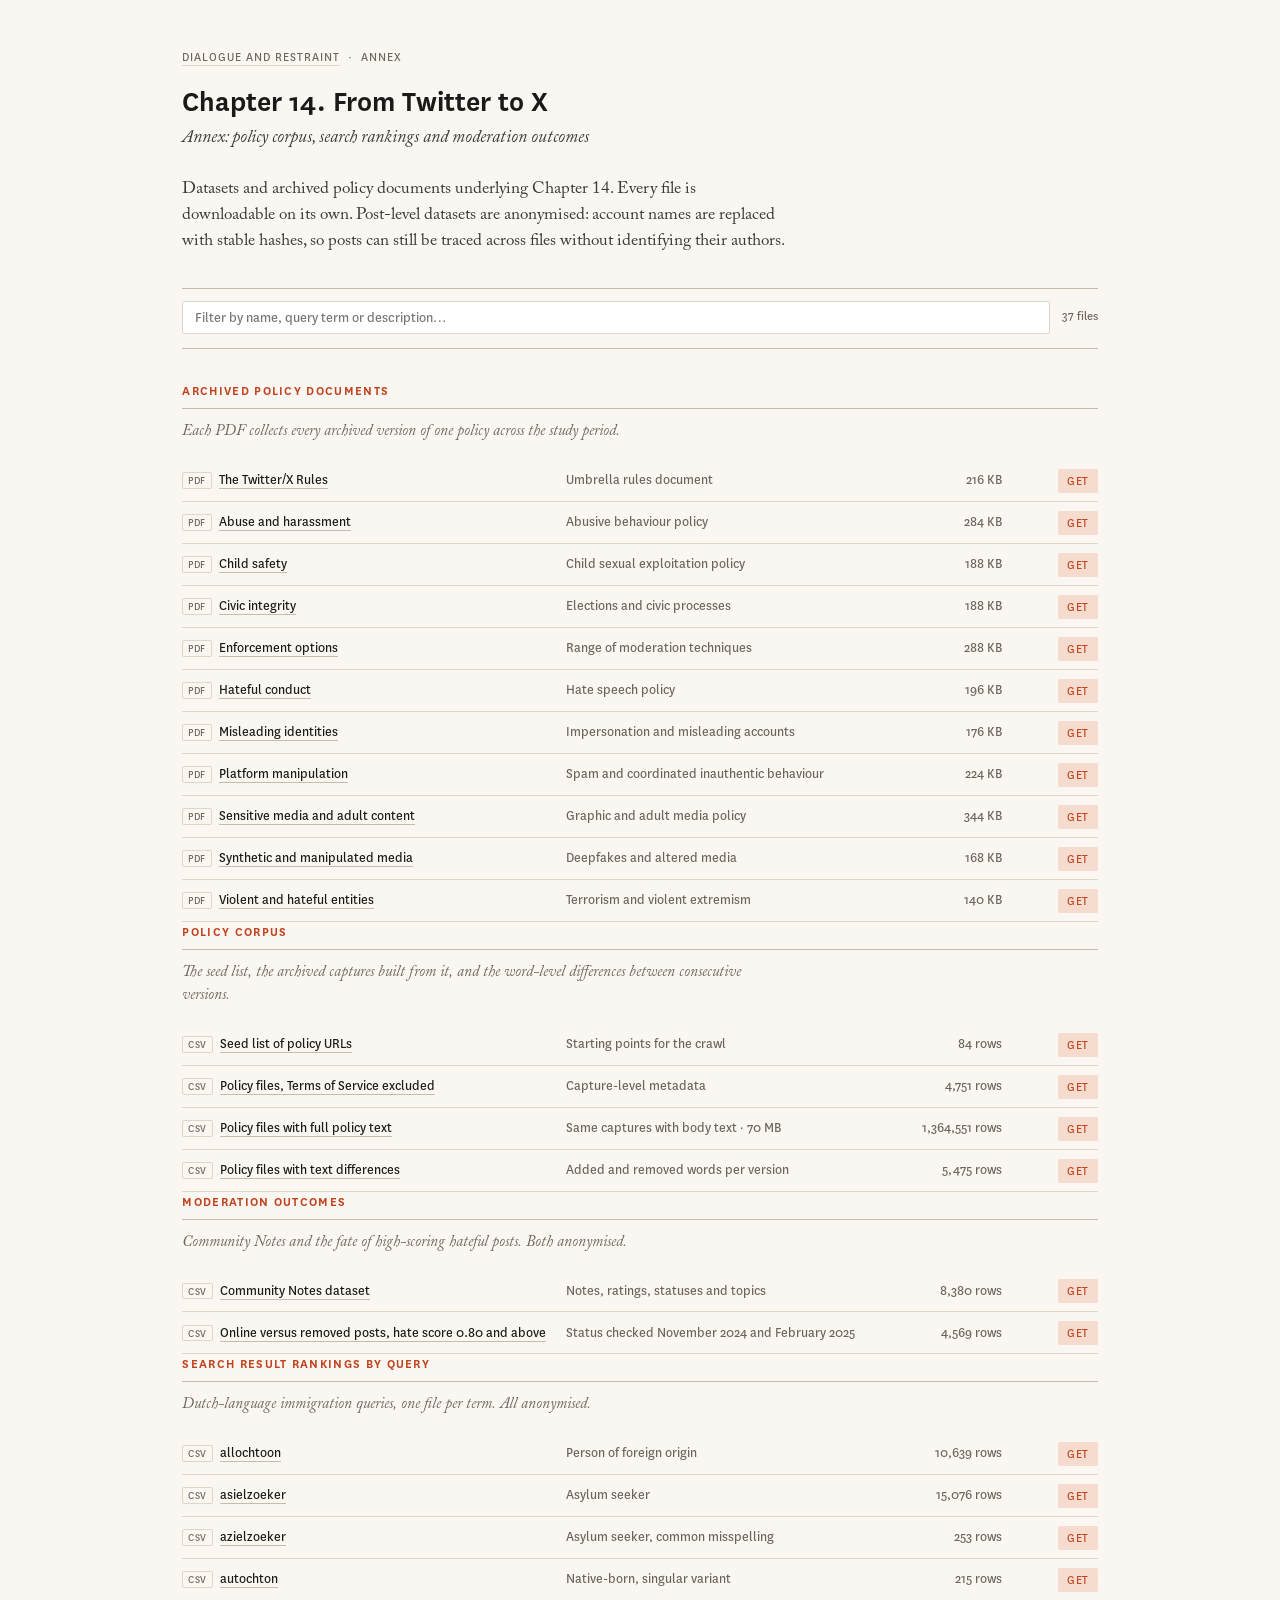
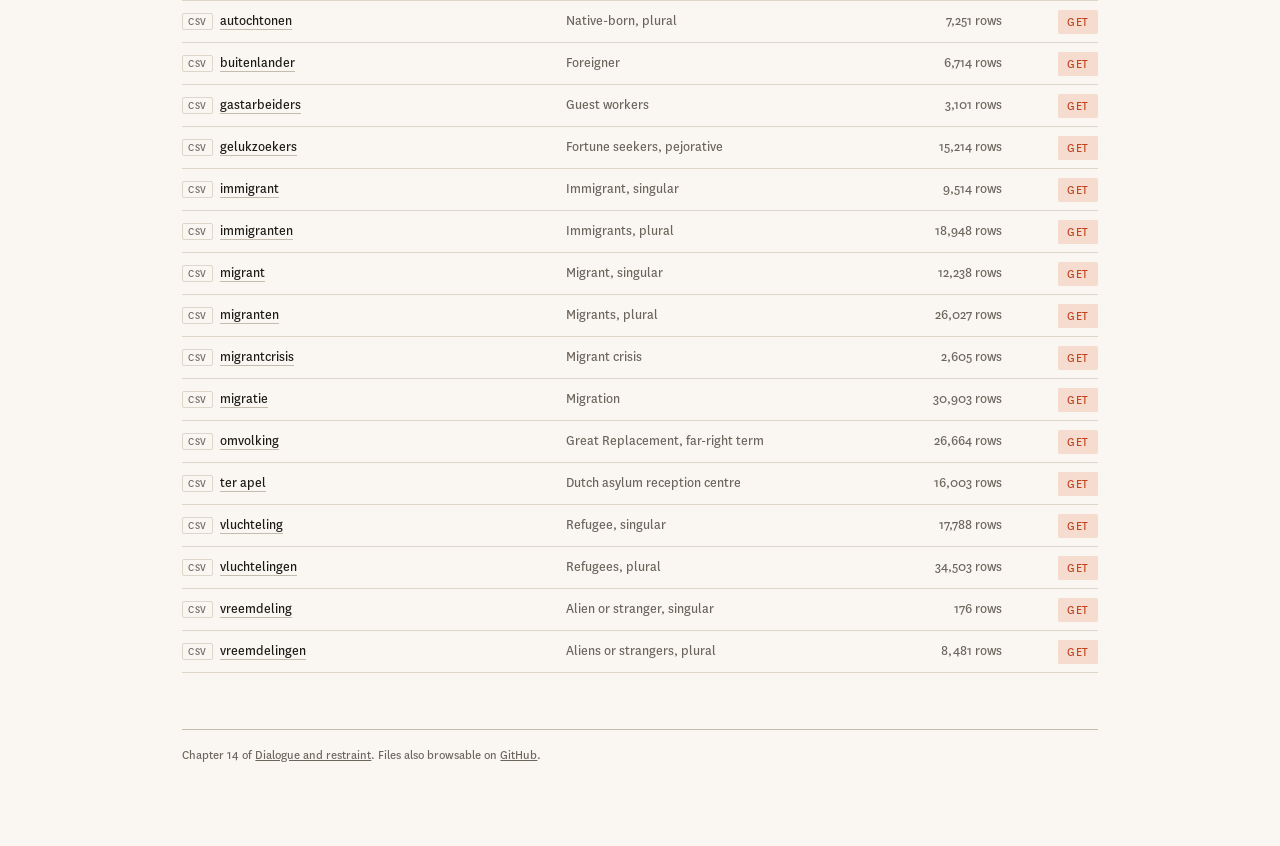
<file: annexes/chapter-14/index.html>
<!doctype html>
<html lang="en">
<head>
<meta charset="utf-8">
<meta name="viewport" content="width=device-width, initial-scale=1">
<title>Chapter 14 — Annex · Dialogue and restraint</title>
<style>
@font-face { font-family:"ACaslon Pro"; src:url("../../fonts/ACaslonPro-Regular.otf") format("opentype"); font-weight:400; font-display:swap; }
@font-face { font-family:"ACaslon Pro"; src:url("../../fonts/ACaslonPro-Italic.otf") format("opentype"); font-weight:400; font-style:italic; font-display:swap; }
@font-face { font-family:"ACaslon Pro"; src:url("../../fonts/ACaslonPro-Semibold.otf") format("opentype"); font-weight:600; font-display:swap; }
@font-face { font-family:"Test National"; src:url("../../fonts/TestNational-Regular.otf") format("opentype"); font-weight:400; font-display:swap; }
@font-face { font-family:"Test National"; src:url("../../fonts/TestNational-Semibold.otf") format("opentype"); font-weight:600; font-display:swap; }

:root{
  --ink:#1c1a18; --ink-soft:#3c3934; --paper:#faf7f2; --paper-alt:#f3efe8;
  --muted:#6c655c; --border:#ddd6c9; --rule:#c4bcad; --accent:#c0431f; --accent-soft:#f5dccf;
  --serif:"ACaslon Pro","Adobe Caslon Pro","EB Garamond",Garamond,Georgia,serif;
  --sans:"Test National","Helvetica Neue",Inter,"Segoe UI",Arial,sans-serif;
}
*{box-sizing:border-box}
html{-webkit-text-size-adjust:100%}
body{margin:0;background:var(--paper);color:var(--ink);font-family:var(--serif);font-size:17px;line-height:1.55}
.wrap{max-width:60rem;margin:0 auto;padding:3rem 1.4rem 5rem}

.crumb{font-family:var(--sans);font-size:.78rem;letter-spacing:.08em;text-transform:uppercase;color:var(--muted);margin-bottom:1.1rem}
.crumb a{color:var(--muted);text-decoration:none;border-bottom:1px solid var(--border)}
.crumb a:hover{color:var(--accent);border-color:var(--accent)}

h1{font-family:var(--sans);font-weight:600;font-size:1.85rem;line-height:1.2;margin:0 0 .3rem}
.sub{font-style:italic;color:var(--ink-soft);margin:0 0 1.5rem;font-size:1.1rem}
.lede{max-width:38rem;color:var(--ink-soft);margin:0 0 2rem}
.lede p{margin:0 0 .8rem}

.tools{display:flex;gap:.7rem;align-items:center;flex-wrap:wrap;
  padding:.75rem 0 .9rem;border-top:1px solid var(--rule);border-bottom:1px solid var(--rule);
  margin-bottom:2rem;position:sticky;top:0;background:var(--paper);z-index:5}
#q{font-family:var(--sans);font-size:.9rem;padding:.45rem .7rem;flex:1 1 16rem;min-width:12rem;
  border:1px solid var(--border);background:#fff;color:var(--ink);border-radius:2px}
#q:focus{outline:none;border-color:var(--accent)}
.count{font-family:var(--sans);font-size:.8rem;color:var(--muted);white-space:nowrap}

h2{font-family:var(--sans);font-weight:600;font-size:.82rem;letter-spacing:.1em;text-transform:uppercase;
  color:var(--accent);margin:2.6rem 0 .2rem;padding-bottom:.4rem;border-bottom:1px solid var(--rule)}
h2:first-of-type{margin-top:0}
.note{font-size:.95rem;color:var(--muted);margin:.7rem 0 1rem;max-width:38rem;font-style:italic}

table{width:100%;border-collapse:collapse;font-family:var(--sans);font-size:.88rem}
tbody tr{border-bottom:1px solid var(--border)}
tbody tr:hover{background:var(--paper-alt)}
td{padding:.6rem .5rem;vertical-align:baseline}
td:first-child{padding-left:0}
td.name a{color:var(--ink);text-decoration:none;border-bottom:1px solid var(--rule)}
td.name a:hover{color:var(--accent);border-color:var(--accent)}
td.desc{color:var(--muted);width:38%}
td.meta{color:var(--muted);text-align:right;white-space:nowrap;font-variant-numeric:tabular-nums;width:6.5rem}
td.dl{text-align:right;width:5.5rem;padding-right:0}
td.dl a{font-size:.78rem;letter-spacing:.04em;text-transform:uppercase;color:var(--accent);text-decoration:none;
  border:1px solid var(--accent-soft);border-radius:2px;padding:.22rem .5rem;background:var(--accent-soft)}
td.dl a:hover{background:var(--accent);color:#fff;border-color:var(--accent)}
.ext{font-family:var(--sans);font-size:.68rem;letter-spacing:.06em;color:var(--muted);
  border:1px solid var(--border);border-radius:2px;padding:.05rem .3rem;margin-right:.45rem;vertical-align:.05em}
.empty{font-family:var(--sans);font-size:.9rem;color:var(--muted);padding:1.5rem 0}
section[hidden]{display:none}
footer{margin-top:3.5rem;padding-top:1rem;border-top:1px solid var(--rule);
  font-family:var(--sans);font-size:.8rem;color:var(--muted)}
footer a{color:var(--muted)}
@media (max-width:640px){
  td.desc{display:none}
  .wrap{padding:2rem 1rem 4rem}
}
</style>
</head>
<body>
<div class="wrap">

<div class="crumb"><a href="../../">Dialogue and restraint</a> &nbsp;·&nbsp; Annex</div>

<h1>Chapter 14. From Twitter to X</h1>
<p class="sub">Annex: policy corpus, search rankings and moderation outcomes</p>

<div class="lede">
  <p>Datasets and archived policy documents underlying Chapter 14. Every file is
  downloadable on its own. Post-level datasets are anonymised: account names are
  replaced with stable hashes, so posts can still be traced across files without
  identifying their authors.</p>
</div>

<div class="tools">
  <input id="q" type="search" placeholder="Filter by name, query term or description…" aria-label="Filter files">
  <span class="count" id="count"></span>
</div>

<section id="s-policy-docs">
<h2>Archived policy documents</h2>
<p class="note">Each PDF collects every archived version of one policy across the study period.</p>
<table><tbody>
<tr><td class="name"><span class="ext">PDF</span><a href="policy-twitter-x-rules.pdf">The Twitter/X Rules</a></td><td class="desc">Umbrella rules document</td><td class="meta">216 KB</td><td class="dl"><a href="policy-twitter-x-rules.pdf" download>Get</a></td></tr>
<tr><td class="name"><span class="ext">PDF</span><a href="policy-abuse-and-harassment.pdf">Abuse and harassment</a></td><td class="desc">Abusive behaviour policy</td><td class="meta">284 KB</td><td class="dl"><a href="policy-abuse-and-harassment.pdf" download>Get</a></td></tr>
<tr><td class="name"><span class="ext">PDF</span><a href="policy-child-safety.pdf">Child safety</a></td><td class="desc">Child sexual exploitation policy</td><td class="meta">188 KB</td><td class="dl"><a href="policy-child-safety.pdf" download>Get</a></td></tr>
<tr><td class="name"><span class="ext">PDF</span><a href="policy-civic-integrity.pdf">Civic integrity</a></td><td class="desc">Elections and civic processes</td><td class="meta">188 KB</td><td class="dl"><a href="policy-civic-integrity.pdf" download>Get</a></td></tr>
<tr><td class="name"><span class="ext">PDF</span><a href="policy-enforcement-options.pdf">Enforcement options</a></td><td class="desc">Range of moderation techniques</td><td class="meta">288 KB</td><td class="dl"><a href="policy-enforcement-options.pdf" download>Get</a></td></tr>
<tr><td class="name"><span class="ext">PDF</span><a href="policy-hateful-conduct.pdf">Hateful conduct</a></td><td class="desc">Hate speech policy</td><td class="meta">196 KB</td><td class="dl"><a href="policy-hateful-conduct.pdf" download>Get</a></td></tr>
<tr><td class="name"><span class="ext">PDF</span><a href="policy-misleading-identities.pdf">Misleading identities</a></td><td class="desc">Impersonation and misleading accounts</td><td class="meta">176 KB</td><td class="dl"><a href="policy-misleading-identities.pdf" download>Get</a></td></tr>
<tr><td class="name"><span class="ext">PDF</span><a href="policy-platform-manipulation.pdf">Platform manipulation</a></td><td class="desc">Spam and coordinated inauthentic behaviour</td><td class="meta">224 KB</td><td class="dl"><a href="policy-platform-manipulation.pdf" download>Get</a></td></tr>
<tr><td class="name"><span class="ext">PDF</span><a href="policy-sensitive-media-adult-content.pdf">Sensitive media and adult content</a></td><td class="desc">Graphic and adult media policy</td><td class="meta">344 KB</td><td class="dl"><a href="policy-sensitive-media-adult-content.pdf" download>Get</a></td></tr>
<tr><td class="name"><span class="ext">PDF</span><a href="policy-synthetic-media.pdf">Synthetic and manipulated media</a></td><td class="desc">Deepfakes and altered media</td><td class="meta">168 KB</td><td class="dl"><a href="policy-synthetic-media.pdf" download>Get</a></td></tr>
<tr><td class="name"><span class="ext">PDF</span><a href="policy-violent-entities.pdf">Violent and hateful entities</a></td><td class="desc">Terrorism and violent extremism</td><td class="meta">140 KB</td><td class="dl"><a href="policy-violent-entities.pdf" download>Get</a></td></tr>
</tbody></table>
</section>

<section id="s-policy-corpus">
<h2>Policy corpus</h2>
<p class="note">The seed list, the archived captures built from it, and the word-level differences between consecutive versions.</p>
<table><tbody>
<tr><td class="name"><span class="ext">CSV</span><a href="policy-seed-list-of-urls.csv">Seed list of policy URLs</a></td><td class="desc">Starting points for the crawl</td><td class="meta">84 rows</td><td class="dl"><a href="policy-seed-list-of-urls.csv" download>Get</a></td></tr>
<tr><td class="name"><span class="ext">CSV</span><a href="policy-files-without-terms-of-service.csv">Policy files, Terms of Service excluded</a></td><td class="desc">Capture-level metadata</td><td class="meta">4,751 rows</td><td class="dl"><a href="policy-files-without-terms-of-service.csv" download>Get</a></td></tr>
<tr><td class="name"><span class="ext">CSV</span><a href="policy-files-without-terms-of-service-full-text.csv">Policy files with full policy text</a></td><td class="desc">Same captures with body text · 70 MB</td><td class="meta">1,364,551 rows</td><td class="dl"><a href="policy-files-without-terms-of-service-full-text.csv" download>Get</a></td></tr>
<tr><td class="name"><span class="ext">CSV</span><a href="policy-files-with-text-differences.csv">Policy files with text differences</a></td><td class="desc">Added and removed words per version</td><td class="meta">5,475 rows</td><td class="dl"><a href="policy-files-with-text-differences.csv" download>Get</a></td></tr>
</tbody></table>
</section>

<section id="s-outcomes">
<h2>Moderation outcomes</h2>
<p class="note">Community Notes and the fate of high-scoring hateful posts. Both anonymised.</p>
<table><tbody>
<tr><td class="name"><span class="ext">CSV</span><a href="community-notes-anonymised.csv">Community Notes dataset</a></td><td class="desc">Notes, ratings, statuses and topics</td><td class="meta">8,380 rows</td><td class="dl"><a href="community-notes-anonymised.csv" download>Get</a></td></tr>
<tr><td class="name"><span class="ext">CSV</span><a href="online-vs-removed-posts-hate-score-080-anonymised.csv">Online versus removed posts, hate score 0.80 and above</a></td><td class="desc">Status checked November 2024 and February 2025</td><td class="meta">4,569 rows</td><td class="dl"><a href="online-vs-removed-posts-hate-score-080-anonymised.csv" download>Get</a></td></tr>
</tbody></table>
</section>

<section id="s-rankings">
<h2>Search result rankings by query</h2>
<p class="note">Dutch-language immigration queries, one file per term. All anonymised.</p>
<table><tbody>
<tr><td class="name"><span class="ext">CSV</span><a href="search-rankings-allochtoon-anonymised.csv">allochtoon</a></td><td class="desc">Person of foreign origin</td><td class="meta">10,639 rows</td><td class="dl"><a href="search-rankings-allochtoon-anonymised.csv" download>Get</a></td></tr>
<tr><td class="name"><span class="ext">CSV</span><a href="search-rankings-asielzoeker-anonymised.csv">asielzoeker</a></td><td class="desc">Asylum seeker</td><td class="meta">15,076 rows</td><td class="dl"><a href="search-rankings-asielzoeker-anonymised.csv" download>Get</a></td></tr>
<tr><td class="name"><span class="ext">CSV</span><a href="search-rankings-azielzoeker-anonymised.csv">azielzoeker</a></td><td class="desc">Asylum seeker, common misspelling</td><td class="meta">253 rows</td><td class="dl"><a href="search-rankings-azielzoeker-anonymised.csv" download>Get</a></td></tr>
<tr><td class="name"><span class="ext">CSV</span><a href="search-rankings-autochton-anonymised.csv">autochton</a></td><td class="desc">Native-born, singular variant</td><td class="meta">215 rows</td><td class="dl"><a href="search-rankings-autochton-anonymised.csv" download>Get</a></td></tr>
<tr><td class="name"><span class="ext">CSV</span><a href="search-rankings-autochtonen-anonymised.csv">autochtonen</a></td><td class="desc">Native-born, plural</td><td class="meta">7,251 rows</td><td class="dl"><a href="search-rankings-autochtonen-anonymised.csv" download>Get</a></td></tr>
<tr><td class="name"><span class="ext">CSV</span><a href="search-rankings-buitenlander-anonymised.csv">buitenlander</a></td><td class="desc">Foreigner</td><td class="meta">6,714 rows</td><td class="dl"><a href="search-rankings-buitenlander-anonymised.csv" download>Get</a></td></tr>
<tr><td class="name"><span class="ext">CSV</span><a href="search-rankings-gastarbeiders-anonymised.csv">gastarbeiders</a></td><td class="desc">Guest workers</td><td class="meta">3,101 rows</td><td class="dl"><a href="search-rankings-gastarbeiders-anonymised.csv" download>Get</a></td></tr>
<tr><td class="name"><span class="ext">CSV</span><a href="search-rankings-gelukzoekers-anonymised.csv">gelukzoekers</a></td><td class="desc">Fortune seekers, pejorative</td><td class="meta">15,214 rows</td><td class="dl"><a href="search-rankings-gelukzoekers-anonymised.csv" download>Get</a></td></tr>
<tr><td class="name"><span class="ext">CSV</span><a href="search-rankings-immigrant-anonymised.csv">immigrant</a></td><td class="desc">Immigrant, singular</td><td class="meta">9,514 rows</td><td class="dl"><a href="search-rankings-immigrant-anonymised.csv" download>Get</a></td></tr>
<tr><td class="name"><span class="ext">CSV</span><a href="search-rankings-immigranten-anonymised.csv">immigranten</a></td><td class="desc">Immigrants, plural</td><td class="meta">18,948 rows</td><td class="dl"><a href="search-rankings-immigranten-anonymised.csv" download>Get</a></td></tr>
<tr><td class="name"><span class="ext">CSV</span><a href="search-rankings-migrant-anonymised.csv">migrant</a></td><td class="desc">Migrant, singular</td><td class="meta">12,238 rows</td><td class="dl"><a href="search-rankings-migrant-anonymised.csv" download>Get</a></td></tr>
<tr><td class="name"><span class="ext">CSV</span><a href="search-rankings-migranten-anonymised.csv">migranten</a></td><td class="desc">Migrants, plural</td><td class="meta">26,027 rows</td><td class="dl"><a href="search-rankings-migranten-anonymised.csv" download>Get</a></td></tr>
<tr><td class="name"><span class="ext">CSV</span><a href="search-rankings-migrantcrisis-anonymised.csv">migrantcrisis</a></td><td class="desc">Migrant crisis</td><td class="meta">2,605 rows</td><td class="dl"><a href="search-rankings-migrantcrisis-anonymised.csv" download>Get</a></td></tr>
<tr><td class="name"><span class="ext">CSV</span><a href="search-rankings-migratie-anonymised.csv">migratie</a></td><td class="desc">Migration</td><td class="meta">30,903 rows</td><td class="dl"><a href="search-rankings-migratie-anonymised.csv" download>Get</a></td></tr>
<tr><td class="name"><span class="ext">CSV</span><a href="search-rankings-omvolking-anonymised.csv">omvolking</a></td><td class="desc">Great Replacement, far-right term</td><td class="meta">26,664 rows</td><td class="dl"><a href="search-rankings-omvolking-anonymised.csv" download>Get</a></td></tr>
<tr><td class="name"><span class="ext">CSV</span><a href="search-rankings-ter-apel-anonymised.csv">ter apel</a></td><td class="desc">Dutch asylum reception centre</td><td class="meta">16,003 rows</td><td class="dl"><a href="search-rankings-ter-apel-anonymised.csv" download>Get</a></td></tr>
<tr><td class="name"><span class="ext">CSV</span><a href="search-rankings-vluchteling-anonymised.csv">vluchteling</a></td><td class="desc">Refugee, singular</td><td class="meta">17,788 rows</td><td class="dl"><a href="search-rankings-vluchteling-anonymised.csv" download>Get</a></td></tr>
<tr><td class="name"><span class="ext">CSV</span><a href="search-rankings-vluchtelingen-anonymised.csv">vluchtelingen</a></td><td class="desc">Refugees, plural</td><td class="meta">34,503 rows</td><td class="dl"><a href="search-rankings-vluchtelingen-anonymised.csv" download>Get</a></td></tr>
<tr><td class="name"><span class="ext">CSV</span><a href="search-rankings-vreemdeling-anonymised.csv">vreemdeling</a></td><td class="desc">Alien or stranger, singular</td><td class="meta">176 rows</td><td class="dl"><a href="search-rankings-vreemdeling-anonymised.csv" download>Get</a></td></tr>
<tr><td class="name"><span class="ext">CSV</span><a href="search-rankings-vreemdelingen-anonymised.csv">vreemdelingen</a></td><td class="desc">Aliens or strangers, plural</td><td class="meta">8,481 rows</td><td class="dl"><a href="search-rankings-vreemdelingen-anonymised.csv" download>Get</a></td></tr>
</tbody></table>
</section>

<p class="empty" id="empty" hidden>No files match that filter.</p>

<footer>
  Chapter 14 of <a href="../../">Dialogue and restraint</a>.
  Files also browsable on <a href="https://github.com/edekeulenaar/phd/tree/main/annexes/chapter-14">GitHub</a>.
</footer>

</div>

<script>
(function () {
  var q = document.getElementById('q');
  var rows = Array.prototype.slice.call(document.querySelectorAll('tbody tr'));
  var sections = Array.prototype.slice.call(document.querySelectorAll('section'));
  var count = document.getElementById('count');
  var empty = document.getElementById('empty');
  var total = rows.length;

  rows.forEach(function (r) { r.dataset.hay = r.textContent.toLowerCase(); });

  function apply() {
    var term = q.value.trim().toLowerCase();
    var shown = 0;
    rows.forEach(function (r) {
      var hit = !term || r.dataset.hay.indexOf(term) !== -1;
      r.hidden = !hit;
      if (hit) shown++;
    });
    sections.forEach(function (s) {
      s.hidden = !s.querySelector('tbody tr:not([hidden])');
    });
    empty.hidden = shown !== 0;
    count.textContent = term ? shown + ' of ' + total + ' files' : total + ' files';
  }

  q.addEventListener('input', apply);
  apply();
})();
</script>
</body>
</html>
</file>
